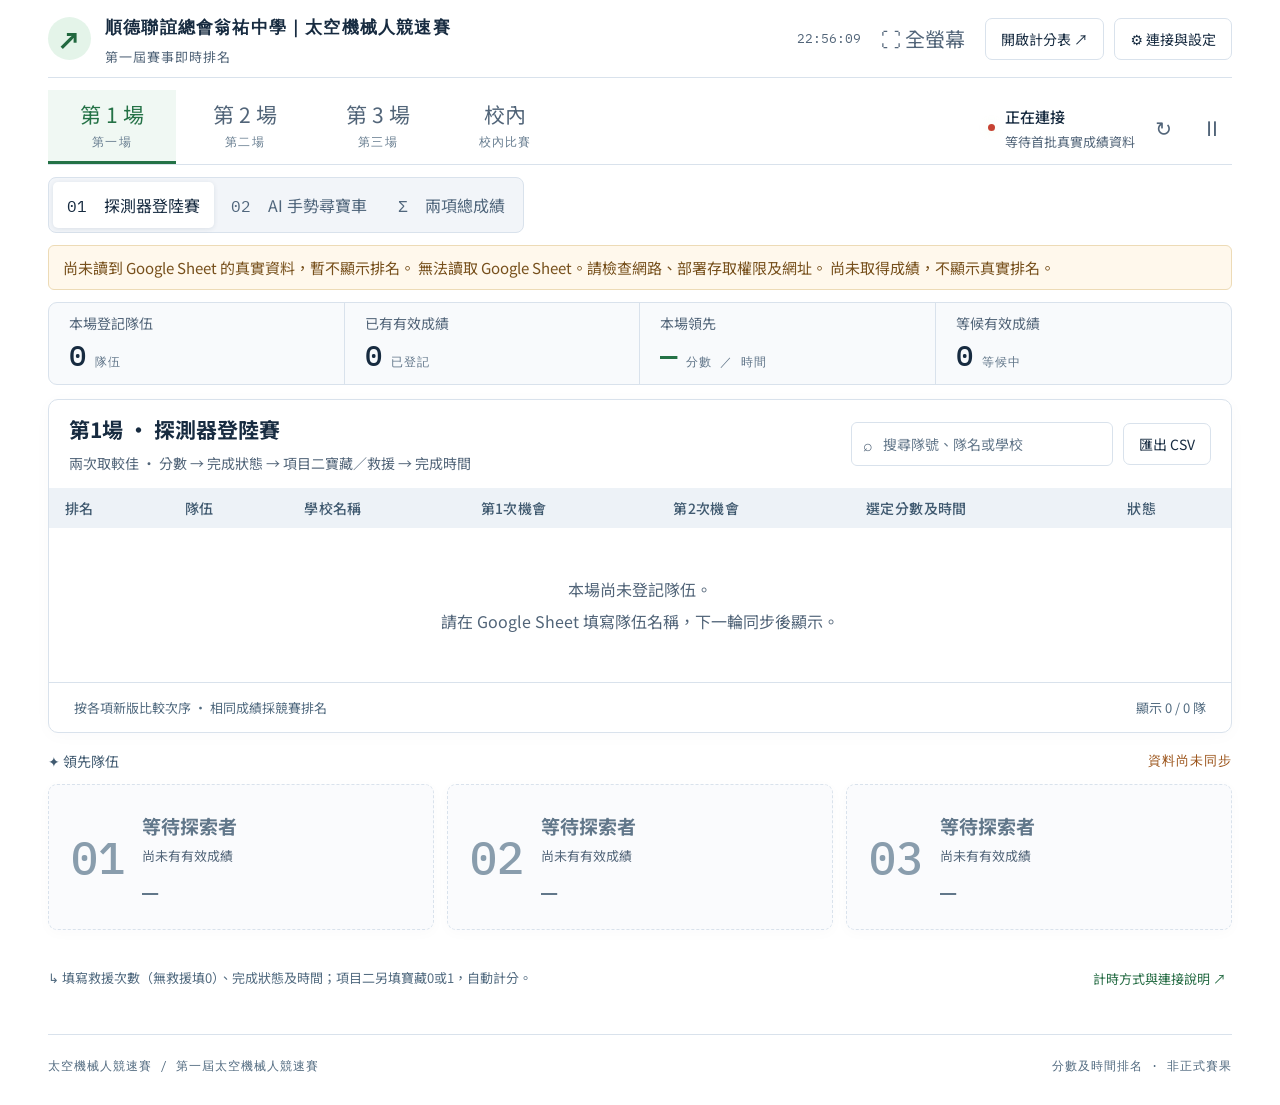
<file: index.html>
<!doctype html><html lang="zh-Hant"><head><meta charset="utf-8"><meta name="viewport" content="width=device-width,initial-scale=1"><meta name="theme-color" content="#09171f"><title>順德聯誼總會翁祐中學｜太空機械人競速賽｜即時排名</title><meta name="description" content="第一屆太空機械人競速賽三場及校內即時分數及時間排名看板"><link rel="stylesheet" href="style.css?v=20261104-all-teams"></head><body>
<div class="shell"><header><a class="brand" href="./" aria-label="返回排名首頁"><span class="mark">↗</span><span>順德聯誼總會翁祐中學｜太空機械人競速賽<span class="brand-sub">第一屆賽事即時排名</span></span></a><div class="header-actions"><span id="clock"></span><button id="screen" class="icon-btn">⛶ <span>全螢幕</span></button><a class="outline sheet-link" href="https://docs.google.com/spreadsheets/d/1CsbL8KaRxxKcpNYNvPu61NqI5TOOxrXyl9O6uSXLTLI/edit" target="_blank" rel="noopener">開啟計分表 ↗</a><button id="settingsBtn" class="outline">⚙ 連接與設定</button></div></header>
<main>
<div class="controlbar"><nav class="session-tabs" aria-label="選擇場次"><button data-session="1" class="active">第 1 場<span>第一場</span></button><button data-session="2">第 2 場<span>第二場</span></button><button data-session="3">第 3 場<span>第三場</span></button><button data-session="4">校內<span>校內比賽</span></button></nav><div class="connection"><span id="statusDot" class="dot demo"></span><div><strong id="statusText">示範模式</strong><small id="updatedText">示範資料，尚未連接 Google Sheet</small></div><button id="refresh" class="icon-btn" title="立即同步">↻</button><button id="pause" class="icon-btn" aria-label="暫停自動同步">Ⅱ</button></div></div>
<div class="eventbar"><nav class="event-tabs" aria-label="選擇項目"><button data-event="one" class="active">01 <span>探測器登陸賽</span></button><button data-event="two">02 <span>AI 手勢尋寶車</span></button><button data-event="total">Σ <span>兩項總成績</span></button></nav></div>
<div id="liveMessage" class="message" role="status" aria-live="polite"></div>
<section class="stats" aria-label="場次概況"><div><small>本場登記隊伍</small><strong id="statTeams">—</strong><span>隊伍</span></div><div><small>已有有效成績</small><strong id="statFinished">—</strong><span>已登記</span></div><div><small>本場領先</small><strong id="statBest">—</strong><span>分數 ／ 時間</span></div><div><small>等候有效成績</small><strong id="statWaiting">—</strong><span>等候中</span></div></section>
<section class="leader-section"><div class="section-label"><span>✦ 領先隊伍</span><span id="modeBadge">示範資料</span></div><div id="leaders" class="leaders"></div></section>
<section class="board"><div class="board-head"><div><h2 id="boardTitle">第1場 · 分數及時間排名</h2><span id="rankingRule">每項取較佳成績 · 分數高優先，同分時間短優先</span></div><div class="table-actions"><label class="search"><span>⌕</span><input id="search" placeholder="搜尋隊號、隊名或學校" aria-label="搜尋隊伍"></label><button id="export" class="outline">匯出 CSV</button></div></div><div class="table-wrap"><table><thead id="thead"></thead><tbody id="tbody"></tbody></table></div><div class="board-foot"><span>按各項新版比較次序 · 相同成績採競賽排名</span><span id="rowCount"></span></div></section>
<div class="bottom-note"><span>↳ 填寫救援次數（無救援填0）、完成狀態及時間；項目二另填寶藏0或1，自動計分。</span><button id="howBtn">計時方式與連接說明 ↗</button></div>
</main><footer><span>太空機械人競速賽 / 第一屆太空機械人競速賽</span><span id="footerMode">示範資料 · 非正式賽果</span></footer></div>
<dialog id="settings"><div class="modal-head"><div><div class="eyebrow">資料連接</div><h2>連接你的 Google Sheet</h2></div><button id="closeSettings" class="icon-btn" aria-label="關閉">✕</button></div><p class="modal-intro">計分員只需在試算表輸入，排名頁會自動讀取。第1至3場及校內各有30個隊位，支援兩項各兩次機會。</p>
<ol class="setup-steps"><li><strong>同一份計分表，四個分頁</strong><p>「第1場」「第2場」「第3場」「校內」各有30個隊位，並附「使用說明」。點下方連結開啟計分表，再選「擴充功能 → Apps Script」，貼上以下已設定好來源的程式並儲存。<strong>現有三場資料保留；「校內」工作表已建立。更新程式後，請在「部署 → 管理部署」編輯現有部署，選新版本並部署，保留原有 /exec 網址。</strong></p><a href="https://docs.google.com/spreadsheets/d/1CsbL8KaRxxKcpNYNvPu61NqI5TOOxrXyl9O6uSXLTLI/edit" target="_blank" rel="noopener" class="text-link">開啟 Google 計分表 ↗</a>　<a href="Code.gs" download class="text-link">下載已填妥程式 Code.gs ↓</a> <button id="copyCode" class="text-link">複製程式</button></li><li><strong>部署 Google Apps Script</strong><p>選「部署 → 新增部署作業 → 網頁應用程式」；執行身分選「我」，存取權選「所有人」。複製以 <code>/exec</code> 結尾的網址。學校帳戶若禁止此權限，須先由管理員開放或改用大會允許的帳戶。</p><p class="privacy">此唯讀端點會輸出隊號、隊名及成績。只在專用表格存放可展示的賽事資料；不用公開試算表的編輯權限。</p></li><li><strong>貼上網址並連接</strong><form id="connectForm"><label for="endpoint">Apps Script 網頁應用程式網址</label><input type="url" id="endpoint" placeholder="https://script.google.com/macros/s/…/exec" required><div class="form-row"><label>自動同步間隔 <select id="interval"><option value="5">5秒</option><option value="10">10秒</option><option value="15">15秒</option><option value="30">30秒</option></select></label><button class="primary" id="connectBtn" type="submit">連接並讀取資料 ↗</button></div></form><p id="connectStatus" role="status"></p></li></ol>
<details open><summary>計分員怎樣填寫？</summary><p>每列一隊，輸入「隊伍名稱」才會顯示。每項每次填分數、時間、狀態。時間輸入 <code>1:23.45</code> 或總秒數 <code>83.45</code>，也接受 <code>1:23:45</code>（最後兩位為百分秒）。請保留時間欄的純文字格式。</p><p>每次機會的欄位已放在一起：項目一「分數（自動）、時間、救援次數、狀態」；項目二「分數（自動）、時間、救援次數、寶藏0或1、狀態」。無救援填0。兩次機會各自一組，分數自動扣除每次救援5分。學校名稱在C欄輸入；舊分數保留於隱藏欄供核對。兩項皆完成才計算總時間。</p><p>同步採定時讀取，並非逐字即時推送；正常於下一輪讀取後更新，實際延遲受 Google、網路及配額影響。斷線會保留上次資料並顯示警告。修改 Apps Script 後須更新部署版本。</p></details>
<div class="modal-bottom"><button id="demo" class="outline">切換示範資料</button><button id="copyLink" class="outline">複製帶資料來源的看板連結</button><a href="setup-guide.txt" download class="text-link">下載完整設定說明 ↓</a></div><p class="small">連接設定保存在此瀏覽器；要在另一電腦顯示相同來源，請複製看板連結。網站瀏覽權限依 GitHub Pages 設定；計分表編輯權限另外管理。</p></dialog>
<script type="module" src="app.js?v=no-time-limit"></script><dialog id="schoolAccess" aria-labelledby="schoolTitle"><div class="modal-head"><h2 id="schoolTitle">校內比賽</h2><button id="schoolCancel" type="button" class="outline">取消</button></div><p>請輸入密碼以查看校內成績。</p><form id="schoolForm"><label for="schoolPassword">訪問密碼</label><input id="schoolPassword" name="password" type="password" autocomplete="current-password" required style="display:block;width:100%;padding:12px;margin:12px 0;border:1px solid #bccbd7;border-radius:6px;font-size:18px"><button id="schoolSubmit" class="primary" type="submit">解鎖校內比賽</button><p id="schoolError" role="status" aria-live="polite"></p></form><p class="small">驗證於本頁暫時有效；重新載入頁面需再次輸入。</p></dialog></body></html>
</file>
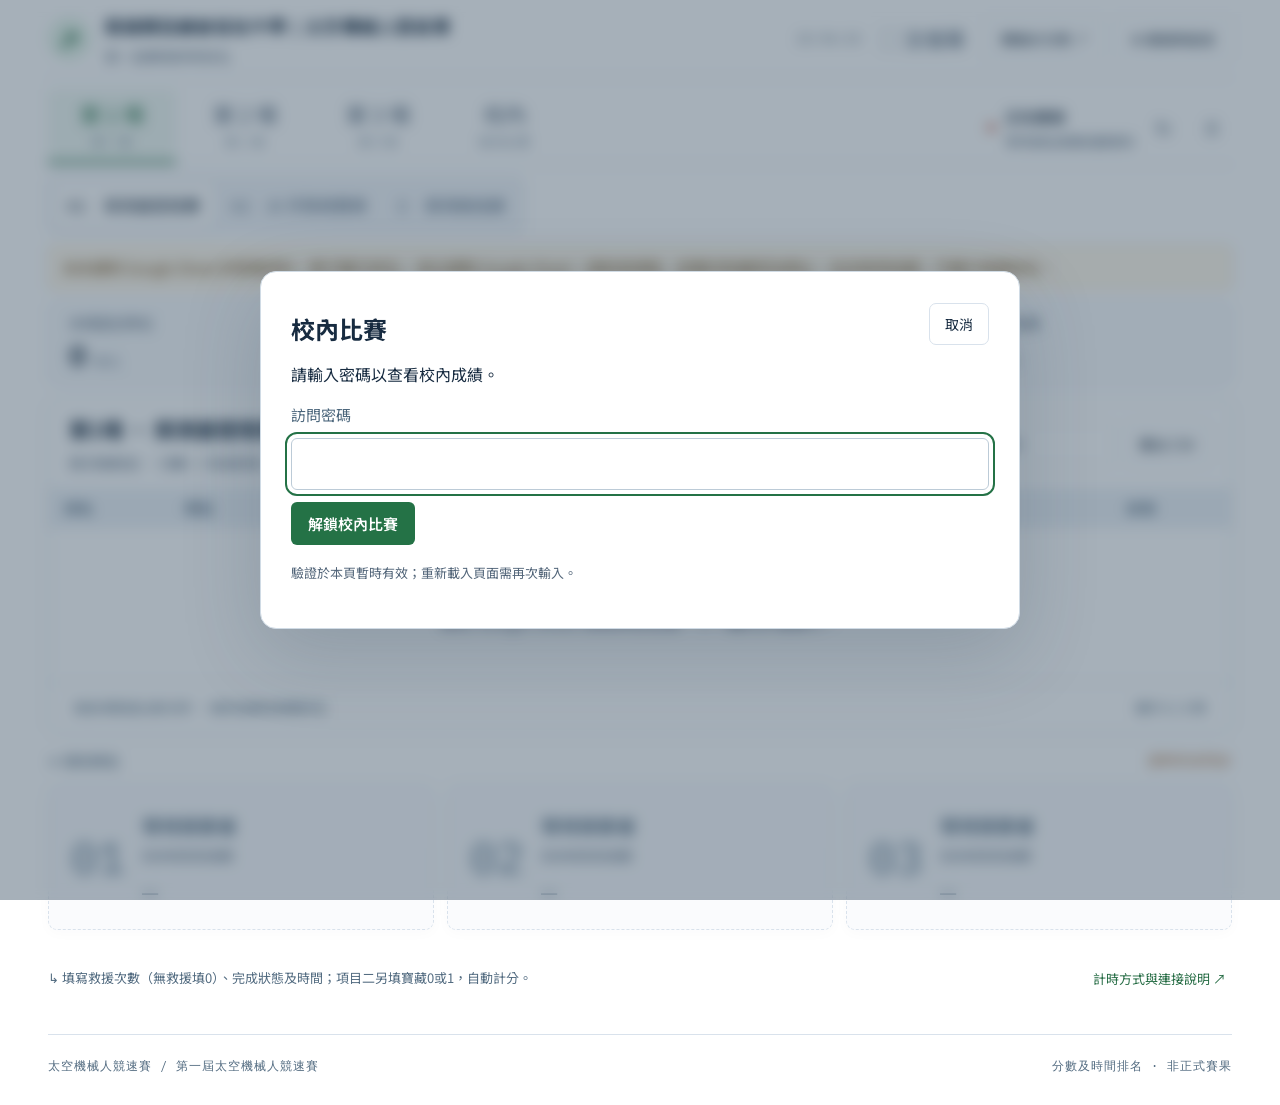
<file: school.html>
<!doctype html><html lang="zh-Hant"><head><meta charset="utf-8"><meta name="viewport" content="width=device-width,initial-scale=1"><title>前往校內分頁</title></head><body><p>校內比賽已整合至原有排名頁。<a href="./?session=4">開啟校內分頁</a></p><script>const u=new URL('./',location.href);u.search=location.search;u.searchParams.set('session','4');location.replace(u.href);</script></body></html>
</file>
<file: style.css>
@import url('https://fonts.googleapis.com/css2?family=IBM+Plex+Mono:wght@400;500;600&family=Noto+Sans+TC:wght@400;500;600;700;800&display=swap');
:root{--bg:#ffffff;--panel:#f7f9fc;--line:#d9e2ec;--muted:#526579;--text:#172b40;--lime:#247246;--orange:#995015;--mono:'IBM Plex Mono',monospace;--sans:'Noto Sans TC',system-ui,sans-serif}*{box-sizing:border-box}body{margin:0;background:var(--bg);color:var(--text);font:14px var(--sans);background-image:radial-gradient(ellipse at 80% 0,#16303977,transparent 50%)}button,input,select{font:inherit}button,a,input,summary,select{touch-action:manipulation}button,a{transition:.18s}button{cursor:pointer}button:focus-visible,a:focus-visible,input:focus-visible,summary:focus-visible,select:focus-visible{outline:2px solid var(--lime);outline-offset:4px}button:disabled{opacity:.5;cursor:wait}button{border:0;color:inherit;background:none}a{color:inherit;text-decoration:none}.shell{max-width:1480px;margin:auto;padding:0 48px}header{height:104px;display:flex;align-items:center;justify-content:space-between;border-bottom:1px solid var(--line)}.brand{display:flex;gap:14px;align-items:center;font:600 15px var(--mono);letter-spacing:1.2px}.mark{width:43px;height:43px;border-radius:50%;background:var(--lime);color:var(--bg);display:grid;place-items:center;font-size:30px}.brand-sub{display:block;font:11px var(--sans);color:var(--muted);letter-spacing:1px;margin-top:7px}.header-actions{display:flex;align-items:center;gap:17px}#clock{font:13px var(--mono);color:var(--muted)}.outline{border:1px solid var(--line);border-radius:7px;padding:10px 15px;white-space:nowrap}.outline:hover{border-color:var(--muted);background:#ffffff08}.icon-btn{border-radius:5px;padding:7px 10px;color:var(--muted);font-size:17px}.icon-btn:hover{background:#ffffff0c;color:white}.intro{display:flex;align-items:center;justify-content:space-between;padding:42px 0 28px;min-height:230px}.eyebrow{font:11px var(--mono);letter-spacing:2px;color:var(--lime)}.tiny-star{font-size:15px;margin-right:6px}h1{font-size:clamp(30px,3.5vw,48px);letter-spacing:-1.7px;font-weight:700;margin:15px 0 12px}h1 span{color:#9db4bd}.intro p{color:var(--muted);font-size:13px;margin:0}.orbit{position:relative;width:210px;height:150px;display:grid;place-items:center;border:1px solid #41616c66;border-radius:50%;transform:rotate(-25deg);margin-right:35px}.orbit:before{content:'';position:absolute;width:168px;height:168px;border:1px dashed #41616c66;border-radius:50%}.planet{width:90px;height:90px;border-radius:50%;background:radial-gradient(circle at 30% 30%,#c0cba5,#566b59 55%,#182e2c);box-shadow:inset -12px -8px 22px #061c22}.satellite{position:absolute;right:1px;top:65px;font-size:22px;color:var(--lime)}.orbit small{position:absolute;right:-44px;bottom:-10px;font:9px var(--mono);color:#698591;transform:rotate(25deg);letter-spacing:1px}.disclaimer{display:flex;align-items:center;gap:13px;padding:16px 20px;background:#d6f29b0c;border:1px solid #d6f29b35;border-radius:9px;color:var(--lime)}.info-icon{font:italic 18px Georgia;border:1px solid #9cb375;border-radius:50%;width:23px;height:23px;text-align:center;flex-shrink:0}.disclaimer strong{font-size:14px;display:block}.disclaimer div>span{display:block;color:#a6b9a4;font-size:12px;line-height:1.8;margin-top:3px}.controlbar{display:flex;justify-content:space-between;align-items:center;margin-top:30px;border-bottom:1px solid var(--line)}.session-tabs{display:flex;gap:5px}.session-tabs button{padding:15px 32px 19px;font-size:18px;border-bottom:3px solid transparent;color:var(--muted)}.session-tabs button span{font:9px var(--mono);letter-spacing:1.1px;display:block;margin-top:5px;color:#6c8997}.session-tabs button.active{border-color:var(--lime);color:var(--lime)}.session-tabs button:hover{background:#ffffff04}.connection{display:flex;gap:10px;align-items:center}.connection strong{font-size:12px;font-weight:500}.connection small{display:block;color:var(--muted);font-size:10px;margin-top:4px}.dot{width:7px;height:7px;border-radius:50%;background:var(--lime);box-shadow:0 0 10px #c8e79d44}.dot.demo{background:var(--orange)}.dot.error{background:#ff8f80}.dot.paused{background:#8195a1}.eventbar{display:flex;align-items:center;justify-content:space-between;margin:23px 0}.event-tabs{display:flex;background:#06121a;border:1px solid var(--line);border-radius:8px;padding:4px;gap:3px}.event-tabs button{font:12px var(--mono);padding:11px 14px;border-radius:5px;color:#7295a6;white-space:nowrap}.event-tabs button span{font:12px var(--sans);margin-left:7px}.event-tabs .active{background:#26404c;color:var(--text);box-shadow:0 2px 5px #0002}.limit{color:var(--muted);font-size:11px;border:1px solid var(--line);border-radius:5px;padding:6px 10px}.message{display:none;padding:13px 17px;margin-bottom:20px;font-size:12px;line-height:1.8;border-radius:6px;background:#ffae7e12;border:1px solid #ffae7e44;color:#f5c7a8}.message.show{display:block}.stats{display:grid;grid-template-columns:repeat(4,1fr);border:1px solid var(--line);border-radius:9px;background:linear-gradient(120deg,#142a35,#0d202a);overflow:hidden}.stats>div{padding:20px 25px;position:relative;border-right:1px solid var(--line)}.stats>div:last-child{border:0}.stats small{display:block;font-size:11px;color:var(--muted)}.stats strong{display:inline-block;font:500 32px var(--mono);letter-spacing:-1px;margin-top:10px}.stats div:nth-child(3) strong{color:var(--lime);font-size:29px}.stats div>span{font:8px var(--mono);letter-spacing:1px;color:#638190;margin-left:10px}.leader-section{margin:25px 0}.section-label{display:flex;justify-content:space-between;align-items:center;margin-bottom:13px;font-size:11px;color:var(--muted)}.section-label>span:first-child{color:#bad0db}.section-label>span:last-child{font:10px var(--mono);letter-spacing:1px;color:var(--orange)}.leaders{display:grid;grid-template-columns:repeat(3,1fr);gap:13px}.leader{border:1px solid var(--line);border-radius:9px;background:#10232d;padding:20px 22px;display:flex;align-items:center;gap:17px;min-height:122px;position:relative;overflow:hidden}.leader.first{border-color:#bedb8b77;background:linear-gradient(115deg,#253a2a,#14282e)}.leader .rank-num{font:500 45px var(--mono);color:#365464;min-width:46px}.leader.first .rank-num{color:var(--lime)}.leader .info{flex:1;min-width:0}.leader small{font:9px var(--mono);color:var(--muted);letter-spacing:1px}.leader h3{font-size:15px;margin:7px 0;overflow:hidden;text-overflow:ellipsis;white-space:nowrap}.leader p{font-size:10px;color:var(--muted);margin:0;overflow:hidden;text-overflow:ellipsis;white-space:nowrap}.leader .time{font:500 22px var(--mono);margin-top:9px}.leader.first .time{color:var(--lime)}.leader.ghost{border-style:dashed;opacity:.6}.board{border:1px solid var(--line);border-radius:10px;background:#0e202a;overflow:hidden}.board-head{display:flex;justify-content:space-between;align-items:center;padding:23px 25px;gap:18px}.board-head h2{font-size:17px;margin:0 0 6px}.board-head>div>span{font-size:10px;color:var(--muted)}.table-actions{display:flex;align-items:center;gap:10px}.table-actions .outline{font-size:11px}.search{border:1px solid var(--line);border-radius:6px;padding:9px 11px;color:var(--muted);display:flex;gap:8px}.search input{background:none;border:0;outline:none;color:var(--text);width:180px;font-size:11px}.search input::placeholder{color:#7795a4}.table-wrap{overflow:auto;max-height:680px}table{width:100%;border-collapse:collapse;text-align:left;white-space:nowrap}th{font-size:10px;letter-spacing:.4px;font-weight:500;color:#89a6b6;background:#142b37;position:sticky;top:0;z-index:1;padding:13px 20px}td{padding:18px 20px;border-bottom:1px solid #233b474d;font-size:12px}tbody tr:last-child td{border-bottom:0}tbody tr:hover{background:#ffffff03}.rank-cell{font:500 17px var(--mono);color:#9ab3c1;min-width:70px}.rank-cell.top{color:var(--lime)}.team-name{font-size:13px;font-weight:500}.team-id{font:9px var(--mono);color:#7995a5;display:block;margin-top:5px}.school{color:#a3b9c3;font-size:11px}.try-time{font:13px var(--mono);display:block}.try-detail{display:block;font-size:9px;margin-top:5px;color:#7692a2}.try-detail.invalid{color:#dba48b}.best-time{font:500 20px var(--mono);letter-spacing:-.5px;color:var(--lime)}.best-tag{font-size:9px;color:#90a9b8;display:block;margin-top:5px}.wait{color:#728e9e;font-size:11px}.pill{font-size:9px;padding:4px 8px;border-radius:20px;background:#d6f29b0c;color:#c4dba3}.pill.waiting{background:#ffffff05;color:#7894a4}.board-foot{display:flex;justify-content:space-between;padding:15px 25px;border-top:1px solid var(--line);font-size:10px;color:#7895a4}.empty{text-align:center;padding:45px;color:var(--muted);line-height:2}.bottom-note{display:flex;justify-content:space-between;gap:25px;font-size:10px;line-height:1.8;color:#7895a4;padding:18px 0}.bottom-note button{color:#bcd397;white-space:nowrap;font-size:10px}footer{margin-top:25px;border-top:1px solid var(--line);padding:23px 0 30px;display:flex;justify-content:space-between;font:9px var(--mono);letter-spacing:1px;color:#637f8e}dialog{border:1px solid #38535f;border-radius:16px;background:#10232d;color:var(--text);max-width:760px;width:calc(100% - 32px);padding:30px;max-height:90vh;overflow:auto;box-shadow:0 30px 80px #0007}dialog::backdrop{background:#031017cc;backdrop-filter:blur(7px)}.modal-head{display:flex;align-items:center;justify-content:space-between}.modal-head h2{margin:9px 0 0;font-size:24px}.modal-intro{color:var(--muted);font-size:12px;line-height:1.9}.setup-steps{padding-left:25px}.setup-steps li{padding:12px 0 18px 10px}.setup-steps li::marker{color:var(--lime);font-family:var(--mono)}.setup-steps strong{font-size:14px}.setup-steps p,details p{font-size:12px;line-height:1.9;color:#b0c2cb}.text-link{color:var(--lime);font-size:11px;text-decoration:underline;text-underline-offset:4px;padding:0}.privacy{border-left:2px solid #9fa96e;padding-left:11px}code{color:var(--lime);font:11px var(--mono);background:#061923;padding:2px 5px;border-radius:3px}form label{font-size:11px;color:#a6bfca}input[type=url]{display:block;width:100%;background:#081923;border:1px solid #38535f;color:var(--text);padding:12px;margin-top:8px;border-radius:6px;font-size:12px}.form-row{display:flex;justify-content:space-between;align-items:center;gap:15px;margin-top:14px}select{background:#142f3b;color:white;border:1px solid var(--line);border-radius:4px;padding:6px;margin-left:5px}.primary{background:var(--lime);color:#14211c;padding:11px 17px;border-radius:6px;font-weight:600;font-size:12px}#connectStatus{color:var(--orange)}details{border-top:1px solid var(--line);padding-top:18px}summary{cursor:pointer;color:#c6d8e0;font-size:13px}.modal-bottom{display:flex;align-items:center;flex-wrap:wrap;gap:12px;margin-top:20px;font-size:11px}.modal-bottom .outline{font-size:11px}.small{font-size:10px;color:var(--muted);line-height:1.8;margin-top:15px}.presentation header{height:68px}.presentation .intro{display:none}.presentation .controlbar{margin-top:20px}.presentation td{padding-top:21px;padding-bottom:21px}.presentation .team-name{font-size:17px}.presentation .best-time{font-size:25px}.presentation .bottom-note,.presentation footer{display:none}
@media(min-width:1450px){.table-wrap{max-height:800px}}@media(max-width:1050px){.shell{padding:0 25px}.stats>div{padding:18px}.stats div>span{display:block;margin:6px 0 0}.leader{padding:16px;gap:10px}.leader .rank-num{font-size:32px;min-width:34px}.table-actions{gap:6px}.search input{width:140px}.session-tabs button{padding:15px 25px}#clock{display:none}.event-tabs button{padding:10px}.limit{font-size:10px}.stats strong{font-size:27px}.stats div:nth-child(3) strong{font-size:25px}}
@media(max-width:720px){.shell{padding:0 17px}header{height:83px}.brand{font-size:11px;letter-spacing:.5px;gap:9px}.brand-sub{font-size:9px}.mark{height:35px;width:35px;font-size:25px}.header-actions{gap:1px}.header-actions .outline{font-size:10px;padding:8px}.header-actions .icon-btn span{display:none}.intro{padding:30px 0 25px;min-height:180px}.intro .eyebrow{font-size:8px;letter-spacing:1px}h1{font-size:31px;letter-spacing:-1px}.orbit{width:85px;height:65px;margin-right:12px}.orbit:before{width:72px;height:72px}.planet{width:50px;height:50px}.satellite{font-size:15px;top:28px}.orbit small{display:none}.intro p{font-size:10px}.disclaimer{padding:13px;gap:10px}.disclaimer strong{font-size:12px}.disclaimer div>span{font-size:10px}.controlbar{flex-wrap:wrap;margin-top:18px;gap:14px;padding-bottom:14px}.session-tabs{width:100%;justify-content:space-between}.session-tabs button{flex:1;padding:11px 17px;font-size:16px}.session-tabs button span{font-size:8px}.connection{width:100%}.connection small{font-size:9px}.connection #refresh{margin-left:auto}.eventbar{gap:10px;align-items:flex-start;flex-direction:column;margin:18px 0}.event-tabs{width:100%}.event-tabs button{flex:1;font-size:10px;padding:10px 5px}.event-tabs button span{margin:5px 0 0;display:block;font-size:10px}.limit{align-self:flex-end}.stats{grid-template-columns:repeat(2,1fr)}.stats>div{padding:16px 18px;border-bottom:1px solid var(--line)}.stats>div:nth-child(2){border-right:0}.stats>div:nth-child(3){border-bottom:0}.stats strong{font-size:28px}.stats div>span{display:inline-block;font-size:7px;margin-left:8px}.leaders{gap:8px;grid-template-columns:1fr}.leader{min-height:90px;padding:13px 17px}.leader .info{display:grid;grid-template-columns:1fr auto;align-items:center;gap:0 10px}.leader .info small{display:none}.leader h3{margin:0;font-size:14px}.leader p{grid-row:2;margin-top:7px}.leader .time{grid-row:1/3;grid-column:2;margin:0}.leader .rank-num{font-size:30px;min-width:37px}.leader.ghost{display:none}.board-head{padding:18px 15px;display:block}.board-head h2{font-size:16px}.table-actions{margin-top:15px}.search{flex:1}.search input{width:100%}th{padding:11px 15px}td{padding:15px}.best-time{font-size:17px}.board-foot{padding:13px 15px;font-size:9px}.bottom-note{display:block;font-size:9px}.bottom-note button{margin-top:9px;padding:0}footer{display:block;font-size:8px;margin-top:5px;line-height:2}footer span{display:block}dialog{padding:22px 18px}.modal-head h2{font-size:20px}.form-row{flex-wrap:wrap}.setup-steps{padding-left:17px}.setup-steps li{padding-left:5px}}

.sheet-link{font-size:11px}.header-actions{gap:10px}@media(max-width:720px){.sheet-link{display:none}}

.try-score{font:500 17px var(--mono);display:block;margin-bottom:5px;color:#dce5dc}.try-score small,.best-score small{font:11px var(--sans);color:var(--muted)}.best-score{font:600 23px var(--mono);display:block;color:var(--lime);margin-bottom:5px}.best-time{font-size:15px;color:#b6c8d1}.leader-time{display:block;font-size:13px;color:#a9c0c9;margin-top:5px}.score-unit{font:11px var(--sans)}.stats div:nth-child(3) strong{font-size:29px}.presentation .best-score{font-size:28px}.presentation .best-time{font-size:17px}@media(max-width:720px){.leader .time{text-align:right}.leader-time{font-size:11px}.try-score{font-size:15px}.best-score{font-size:20px}}


.session-tabs{flex-wrap:wrap}.session-tabs button{flex-shrink:0}

/* Bright white theme */
:root{color-scheme:light}
body{background:#fff;background-image:none}
h1 span{color:#496579}
.mark{background:#e4f4e9;color:#21683f}
.outline:hover,.icon-btn:hover{background:#eef3f8;color:#172b40}
.orbit,.orbit:before{border-color:#d5e1e9}
.planet{background:radial-gradient(circle at 30% 25%,#e4f0d9,#a3c2a5 60%,#688a7c);box-shadow:inset -8px -6px 18px #59796840}
.orbit small{color:#61798c}
.disclaimer{background:#f1faf4;border-color:#c7e5d1;color:#22653d}
.disclaimer div>span{color:#3d634b}
.info-icon{border-color:#7eb98e}
.session-tabs button span{color:#667c8f}
.session-tabs button:hover{background:#f3f6fa}
.session-tabs button.active{background:#f0f8f3}
.event-tabs{background:#f2f5f9}
.event-tabs button{color:#50667c}
.event-tabs .active{background:#fff;color:#172b40;box-shadow:0 1px 5px #18344b1a}
.message{background:#fff8ec;border-color:#eddbb6;color:#77501c}
.stats{background:#f8fafc}
.stats div>span{color:#5e7387}
.section-label>span:first-child{color:#405a70}
.leader{background:#fff;box-shadow:0 3px 14px #18344b06}
.leader.first{background:#f0f9f2;border-color:#a5cfb1}
.leader .rank-num{color:#899dad}
.leader.ghost{opacity:1;background:#fafbfd;color:#61778a}
.board{background:#fff;box-shadow:0 3px 18px #18344b06}
.search{background:#fff}
.search input::placeholder{color:#64788b}
th{background:#edf2f7;color:#405a70}
td{border-color:#e5ebf1}
tbody tr:hover{background:#f6f9fc}
.rank-cell,.team-id,.school,.try-detail,.best-tag,.wait,.board-foot,.bottom-note,footer{color:#526b80}
.try-detail.invalid{color:#9b4d30}
.try-score{color:#243c50}
.best-time,.leader-time{color:#46627b}
.pill{background:#eaf6ee;color:#22653d}
.pill.waiting{background:#eef2f6;color:#566e82}
.bottom-note button{color:#246b43}
dialog{background:#fff;border-color:#d0dbe5;box-shadow:0 24px 80px #253a5230}
dialog::backdrop{background:#20394f65}
.setup-steps p,details p{color:#405970}
form label{color:#49647a}
input[type=url],select{background:#fff;color:#172b40;border-color:#c7d3df}
code{background:#edf6ef;color:#21623b}
summary{color:#243c50}
.primary{background:#247246;color:#fff}
.dot.error{background:#c64232}
.dot.demo{background:#aa672b}

/* Larger, readable competition display */
body{font-size:16px}
.brand{font-size:17px}.brand-sub{font-size:13px}
.outline,.sheet-link{font-size:14px}.icon-btn{font-size:20px}
.intro p{font-size:16px}
.disclaimer strong{font-size:17px}.disclaimer div>span{font-size:15px}
.session-tabs button{font-size:21px}.session-tabs button span{font-size:12px}
.connection strong{font-size:15px}.connection small{font-size:13px}
.event-tabs button,.event-tabs button span{font-size:16px}
.limit{font-size:14px}.message{font-size:15px}
.stats small{font-size:14px}.stats strong{font-size:36px}
.stats div>span{font-size:12px}
.section-label{font-size:14px}.section-label>span:last-child{font-size:13px}
.leader h3{font-size:19px}.leader small,.leader p{font-size:13px}
.leader .time{font-size:27px}.leader-time{font-size:16px}
.board-head h2{font-size:21px}.board-head>div>span{font-size:14px}
.table-actions .outline,.search input{font-size:14px}
.search input{width:220px}
th{font-size:14px;padding:16px 20px}
td{font-size:16px;padding:20px}
.team-name{font-size:18px}.team-id{font-size:13px}
.try-score{font-size:22px}.try-time{font-size:17px}.try-detail{font-size:13px;line-height:1.7}
.best-score{font-size:28px}.best-time{font-size:19px}.best-tag,.wait,.pill{font-size:13px}
.try-score small,.best-score small{font-size:14px}
.board-foot,.bottom-note,.bottom-note button{font-size:13px}
footer{font-size:12px}
.setup-steps p,details p,.modal-intro{font-size:15px}
.setup-steps strong{font-size:17px}.text-link,form label,input[type=url],.primary,summary{font-size:15px}
.small{font-size:13px}
@media(max-width:720px){
 body{font-size:15px}.brand{font-size:13px}.brand-sub{font-size:11px}
 .intro p{font-size:13px}.disclaimer strong{font-size:15px}.disclaimer div>span{font-size:13px}
 .session-tabs button{font-size:18px}.session-tabs button span{font-size:11px}
 .event-tabs button,.event-tabs button span{font-size:13px}
 .connection small{font-size:12px}.message{font-size:14px}
 .stats small{font-size:13px}.stats div>span{font-size:11px}
 .leader h3{font-size:18px}.leader p{font-size:12px}
 .board-head h2{font-size:18px}.search input{width:100%;font-size:14px}
 th{font-size:13px}td{font-size:15px}
 .team-name{font-size:17px}.team-id{font-size:12px}
 .try-score{font-size:20px}.try-time{font-size:16px}.try-detail{font-size:12px}
 .best-score{font-size:25px}.best-time{font-size:17px}.best-tag,.pill{font-size:12px}
 .board-foot,.bottom-note,.bottom-note button{font-size:12px}
}

/* Show all teams with compact spacing while retaining readable type. */
.table-wrap{max-height:none;overflow-x:auto}
td,.presentation td{padding:8px 16px}
th{padding:10px 16px}
.try-detail{margin-top:2px;line-height:1.35}.team-id{margin-top:2px}
.try-score,.best-score{margin-bottom:2px}
header{height:78px}.controlbar{margin-top:12px}
.session-tabs button{padding-top:9px;padding-bottom:10px}
.eventbar{margin:12px 0}.message{padding:8px 14px;margin-bottom:12px}
.stats>div{padding:10px 20px}.stats strong{margin-top:3px;font-size:29px}
.board-head{padding:14px 20px}
main{display:flex;flex-direction:column}
.leader-section{order:1;margin:18px 0}.bottom-note{order:2}
.board{margin-top:14px}
@media(max-width:720px){header{height:auto;min-height:78px;padding:12px 0;gap:12px;flex-wrap:wrap}.stats>div{padding:10px 14px}td{padding:8px 12px}.board-head{padding:12px 15px}}
</file>
